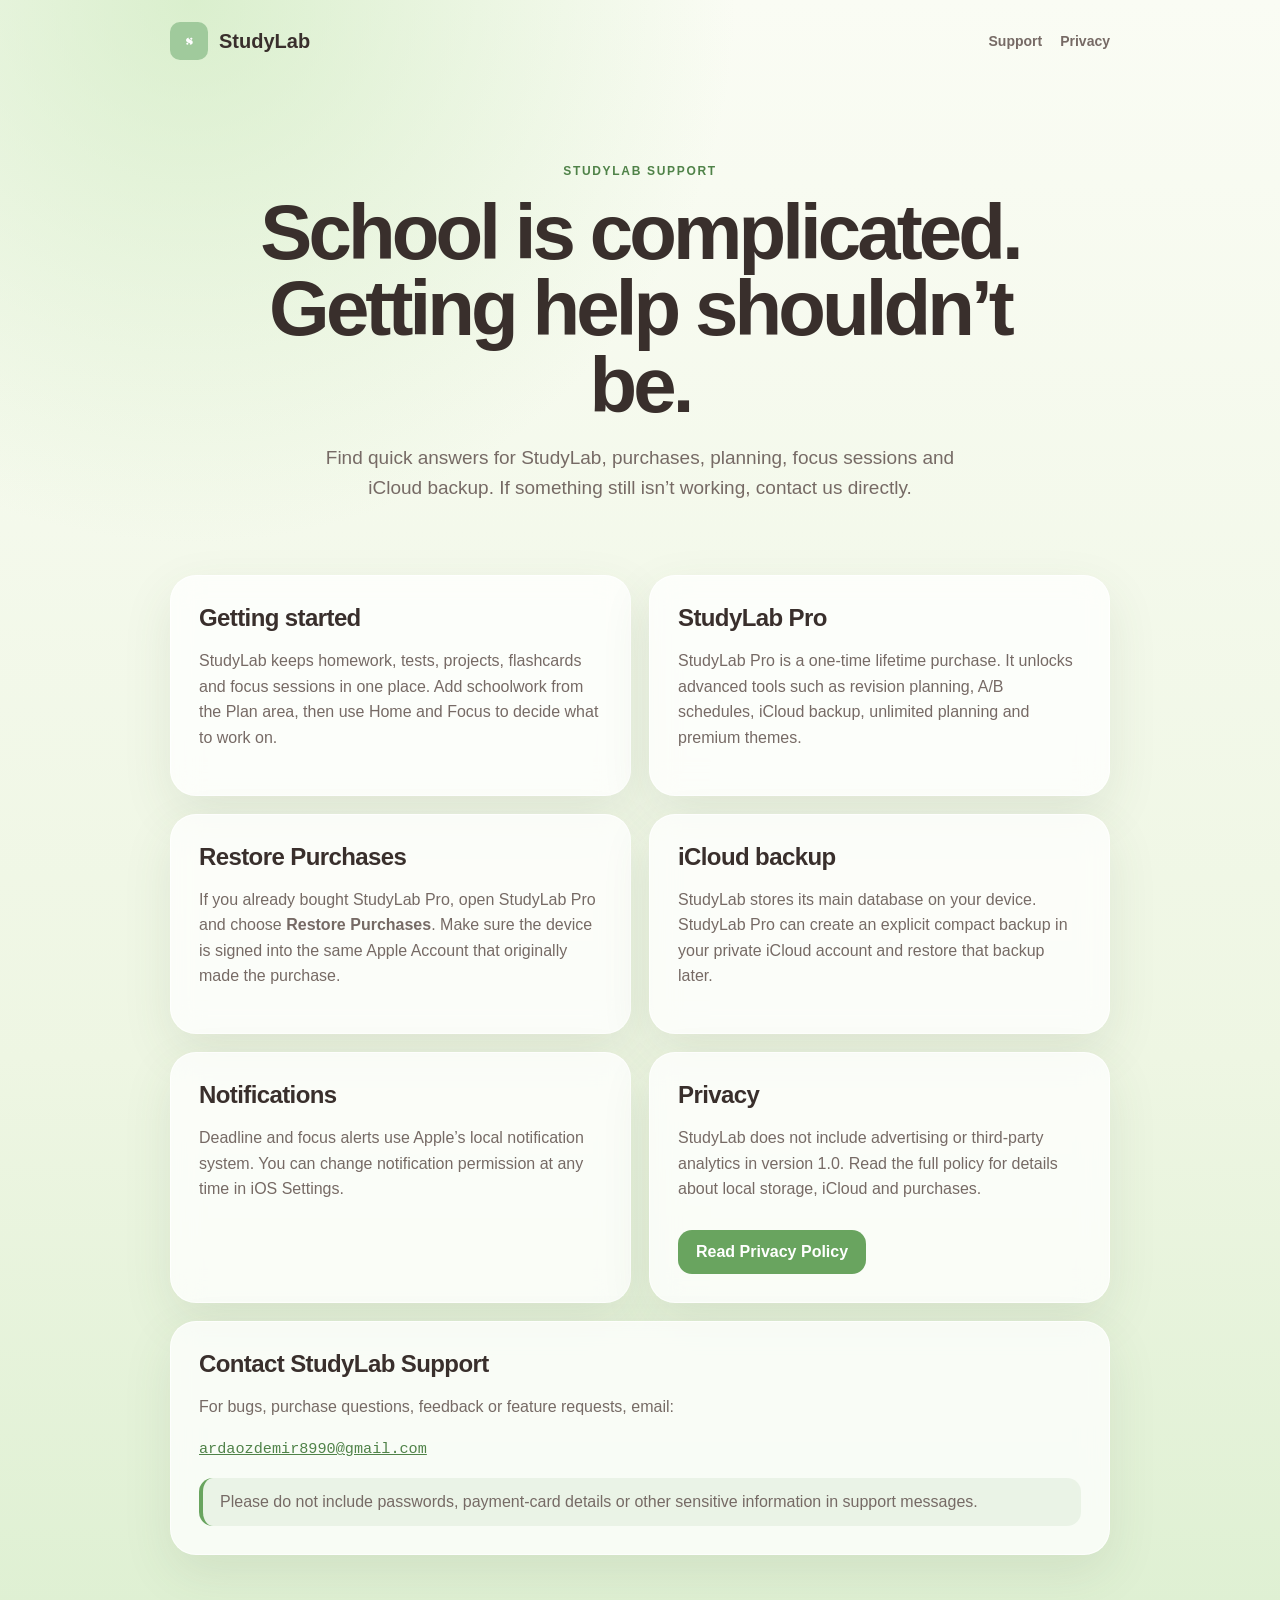
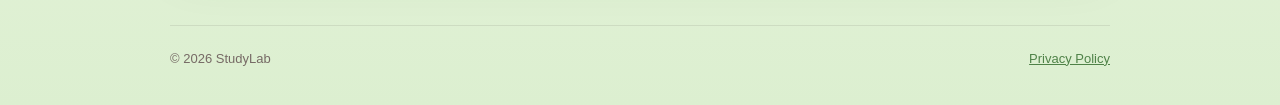
<file: index.html>
<!doctype html>
<html lang="en">
<head>
  <meta charset="utf-8">
  <meta name="viewport" content="width=device-width,initial-scale=1">
  <title>StudyLab Support</title>
  <meta name="description" content="Official support page for StudyLab: Student Planner.">
  <link rel="icon" href="studylab-icon.png">
  <link rel="stylesheet" href="styles.css">
</head>
<body>
  <div class="wrap">
    <nav>
      <a class="brand" href="./"><img src="studylab-icon.png" alt=""><span>StudyLab</span></a>
      <div class="navlinks"><a href="./">Support</a><a href="privacy.html">Privacy</a></div>
    </nav>

    <main>
      <section class="hero">
        <div class="kicker">StudyLab Support</div>
        <h1>School is complicated. Getting help shouldn’t be.</h1>
        <p>Find quick answers for StudyLab, purchases, planning, focus sessions and iCloud backup. If something still isn’t working, contact us directly.</p>
      </section>

      <section class="grid">
        <article class="card">
          <h2>Getting started</h2>
          <p>StudyLab keeps homework, tests, projects, flashcards and focus sessions in one place. Add schoolwork from the Plan area, then use Home and Focus to decide what to work on.</p>
        </article>

        <article class="card">
          <h2>StudyLab Pro</h2>
          <p>StudyLab Pro is a one-time lifetime purchase. It unlocks advanced tools such as revision planning, A/B schedules, iCloud backup, unlimited planning and premium themes.</p>
        </article>

        <article class="card">
          <h2>Restore Purchases</h2>
          <p>If you already bought StudyLab Pro, open StudyLab Pro and choose <strong>Restore Purchases</strong>. Make sure the device is signed into the same Apple Account that originally made the purchase.</p>
        </article>

        <article class="card">
          <h2>iCloud backup</h2>
          <p>StudyLab stores its main database on your device. StudyLab Pro can create an explicit compact backup in your private iCloud account and restore that backup later.</p>
        </article>

        <article class="card">
          <h2>Notifications</h2>
          <p>Deadline and focus alerts use Apple’s local notification system. You can change notification permission at any time in iOS Settings.</p>
        </article>

        <article class="card">
          <h2>Privacy</h2>
          <p>StudyLab does not include advertising or third-party analytics in version 1.0. Read the full policy for details about local storage, iCloud and purchases.</p>
          <a class="button" href="privacy.html">Read Privacy Policy</a>
        </article>

        <article class="card full">
          <h2>Contact StudyLab Support</h2>
          <p>For bugs, purchase questions, feedback or feature requests, email:</p>
          <p><a class="email-placeholder" data-support-email>YOUR_SUPPORT_EMAIL_HERE</a></p>
          <div class="notice">Please do not include passwords, payment-card details or other sensitive information in support messages.</div>
        </article>
      </section>
    </main>

    <footer>
      <span>© 2026 StudyLab</span>
      <span><a href="privacy.html">Privacy Policy</a></span>
    </footer>
  </div>
  <script src="config.js"></script>
  <script src="site.js"></script>
</body>
</html>
</file>
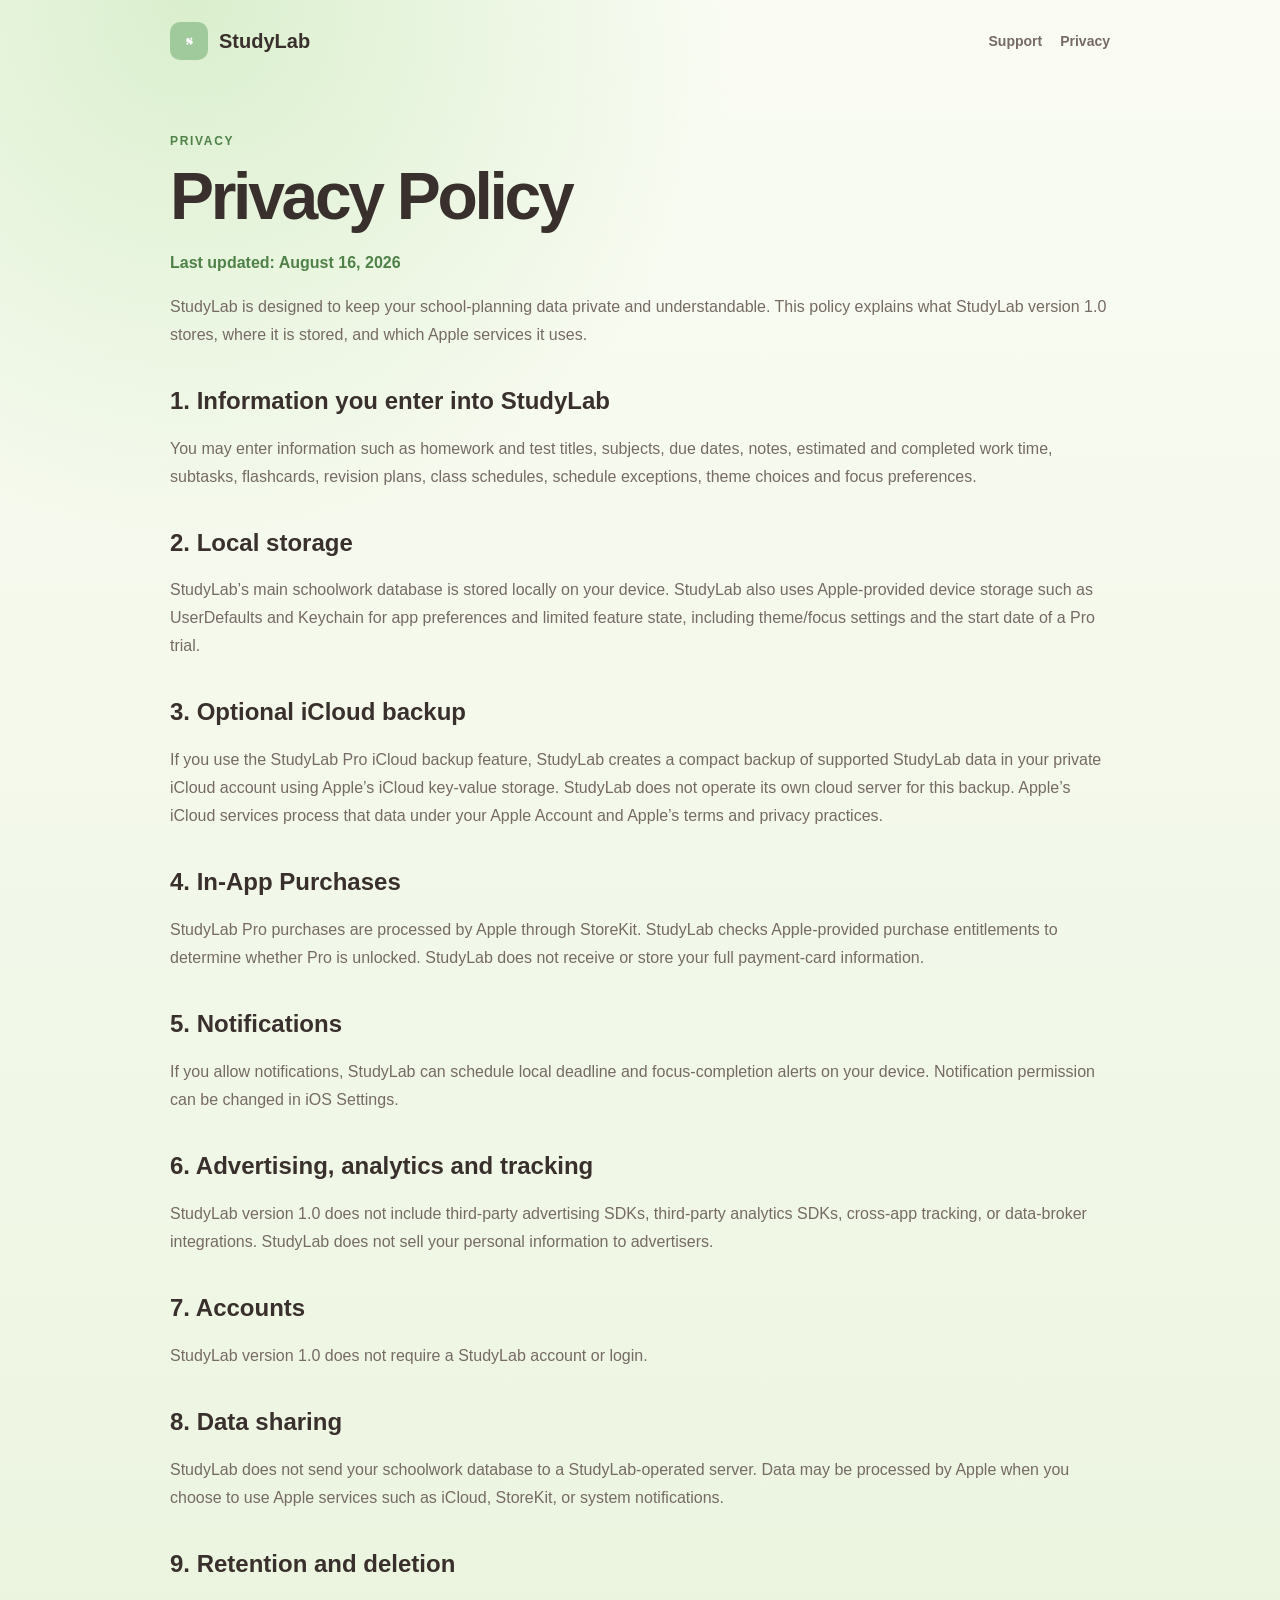
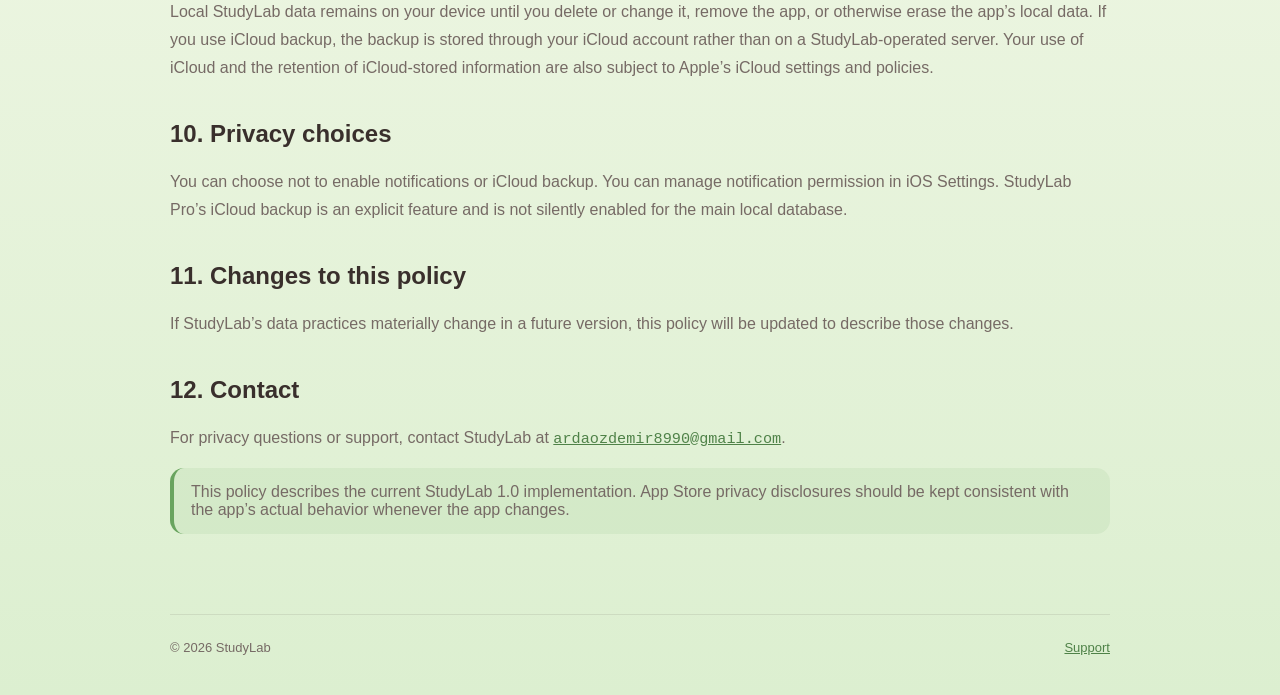
<file: privacy.html>
<!doctype html>
<html lang="en">
<head>
  <meta charset="utf-8">
  <meta name="viewport" content="width=device-width,initial-scale=1">
  <title>StudyLab Privacy Policy</title>
  <meta name="description" content="Privacy Policy for StudyLab: Student Planner.">
  <link rel="icon" href="studylab-icon.png">
  <link rel="stylesheet" href="styles.css">
</head>
<body>
  <div class="wrap">
    <nav>
      <a class="brand" href="./"><img src="studylab-icon.png" alt=""><span>StudyLab</span></a>
      <div class="navlinks"><a href="./">Support</a><a href="privacy.html">Privacy</a></div>
    </nav>

    <main class="policy">
      <div class="kicker">Privacy</div>
      <h1>Privacy Policy</h1>
      <p class="meta">Last updated: August 16, 2026</p>

      <p>StudyLab is designed to keep your school-planning data private and understandable. This policy explains what StudyLab version 1.0 stores, where it is stored, and which Apple services it uses.</p>

      <h2>1. Information you enter into StudyLab</h2>
      <p>You may enter information such as homework and test titles, subjects, due dates, notes, estimated and completed work time, subtasks, flashcards, revision plans, class schedules, schedule exceptions, theme choices and focus preferences.</p>

      <h2>2. Local storage</h2>
      <p>StudyLab’s main schoolwork database is stored locally on your device. StudyLab also uses Apple-provided device storage such as UserDefaults and Keychain for app preferences and limited feature state, including theme/focus settings and the start date of a Pro trial.</p>

      <h2>3. Optional iCloud backup</h2>
      <p>If you use the StudyLab Pro iCloud backup feature, StudyLab creates a compact backup of supported StudyLab data in your private iCloud account using Apple’s iCloud key-value storage. StudyLab does not operate its own cloud server for this backup. Apple’s iCloud services process that data under your Apple Account and Apple’s terms and privacy practices.</p>

      <h2>4. In-App Purchases</h2>
      <p>StudyLab Pro purchases are processed by Apple through StoreKit. StudyLab checks Apple-provided purchase entitlements to determine whether Pro is unlocked. StudyLab does not receive or store your full payment-card information.</p>

      <h2>5. Notifications</h2>
      <p>If you allow notifications, StudyLab can schedule local deadline and focus-completion alerts on your device. Notification permission can be changed in iOS Settings.</p>

      <h2>6. Advertising, analytics and tracking</h2>
      <p>StudyLab version 1.0 does not include third-party advertising SDKs, third-party analytics SDKs, cross-app tracking, or data-broker integrations. StudyLab does not sell your personal information to advertisers.</p>

      <h2>7. Accounts</h2>
      <p>StudyLab version 1.0 does not require a StudyLab account or login.</p>

      <h2>8. Data sharing</h2>
      <p>StudyLab does not send your schoolwork database to a StudyLab-operated server. Data may be processed by Apple when you choose to use Apple services such as iCloud, StoreKit, or system notifications.</p>

      <h2>9. Retention and deletion</h2>
      <p>Local StudyLab data remains on your device until you delete or change it, remove the app, or otherwise erase the app’s local data. If you use iCloud backup, the backup is stored through your iCloud account rather than on a StudyLab-operated server. Your use of iCloud and the retention of iCloud-stored information are also subject to Apple’s iCloud settings and policies.</p>

      <h2>10. Privacy choices</h2>
      <p>You can choose not to enable notifications or iCloud backup. You can manage notification permission in iOS Settings. StudyLab Pro’s iCloud backup is an explicit feature and is not silently enabled for the main local database.</p>

      <h2>11. Changes to this policy</h2>
      <p>If StudyLab’s data practices materially change in a future version, this policy will be updated to describe those changes.</p>

      <h2>12. Contact</h2>
      <p>For privacy questions or support, contact StudyLab at <a class="email-placeholder" data-support-email>YOUR_SUPPORT_EMAIL_HERE</a>.</p>

      <div class="notice">This policy describes the current StudyLab 1.0 implementation. App Store privacy disclosures should be kept consistent with the app’s actual behavior whenever the app changes.</div>
    </main>

    <footer>
      <span>© 2026 StudyLab</span>
      <span><a href="./">Support</a></span>
    </footer>
  </div>
  <script src="config.js"></script>
  <script src="site.js"></script>
</body>
</html>
</file>
<file: styles.css>
:root {
  --bg: #f5f8ec;
  --card: rgba(255,255,255,.76);
  --ink: #392f2c;
  --muted: #766a65;
  --sage: #69a45f;
  --sage-dark: #4f8248;
  --line: rgba(57,47,44,.10);
  --shadow: 0 18px 50px rgba(70, 90, 60, .10);
}
* { box-sizing: border-box; }
html { scroll-behavior: smooth; }
body {
  margin: 0;
  font-family: -apple-system, BlinkMacSystemFont, "Segoe UI", sans-serif;
  color: var(--ink);
  background:
    radial-gradient(circle at 15% 0%, rgba(201,232,185,.65), transparent 34rem),
    linear-gradient(180deg, #fafcf4 0%, #eef6e3 62%, #dcefd0 100%);
  min-height: 100vh;
}
a { color: var(--sage-dark); }
.wrap { width: min(940px, calc(100% - 32px)); margin: 0 auto; }
nav {
  display: flex; align-items: center; justify-content: space-between;
  padding: 22px 0;
}
.brand { display: flex; align-items: center; gap: 11px; font-weight: 750; font-size: 20px; text-decoration: none; color: var(--ink); }
.brand img { width: 38px; height: 38px; border-radius: 10px; }
.navlinks { display: flex; gap: 18px; font-size: 14px; font-weight: 600; }
.navlinks a { color: var(--muted); text-decoration: none; }
.hero { padding: 82px 0 45px; text-align: center; }
.kicker { color: var(--sage-dark); font-weight: 800; letter-spacing: .14em; font-size: 12px; text-transform: uppercase; }
h1 { font-size: clamp(44px, 8vw, 78px); line-height: .98; margin: 16px auto 20px; letter-spacing: -.05em; max-width: 800px; }
.hero p { max-width: 640px; margin: 0 auto; font-size: 19px; line-height: 1.55; color: var(--muted); }
.grid { display: grid; grid-template-columns: repeat(2, minmax(0,1fr)); gap: 18px; padding: 28px 0 70px; }
.card {
  background: var(--card);
  border: 1px solid rgba(255,255,255,.7);
  box-shadow: var(--shadow);
  border-radius: 26px;
  padding: 28px;
  backdrop-filter: blur(14px);
}
.card.full { grid-column: 1 / -1; }
.card h2, .card h3 { margin: 0 0 10px; letter-spacing: -.025em; }
.card p, .card li { color: var(--muted); line-height: 1.6; }
.card ul { padding-left: 20px; margin-bottom: 0; }
.button {
  display: inline-flex; align-items: center; justify-content: center;
  margin-top: 12px; padding: 13px 18px; border-radius: 14px;
  background: var(--sage); color: #fff; text-decoration: none; font-weight: 750;
}
.notice {
  background: rgba(105,164,95,.10);
  border-left: 4px solid var(--sage);
  border-radius: 14px;
  padding: 15px 17px;
  color: var(--muted);
}
.policy { padding: 52px 0 80px; }
.policy h1 { text-align: left; font-size: clamp(42px, 7vw, 66px); margin-left: 0; }
.policy h2 { margin-top: 38px; }
.policy p, .policy li { font-size: 16px; line-height: 1.75; color: var(--muted); }
.policy .meta { color: var(--sage-dark); font-weight: 700; }
footer {
  border-top: 1px solid var(--line);
  padding: 25px 0 40px; color: var(--muted); font-size: 13px;
  display: flex; justify-content: space-between; gap: 18px; flex-wrap: wrap;
}
.email-placeholder {
  font-family: ui-monospace, SFMono-Regular, Menlo, monospace;
  font-size: .95em;
}
@media (max-width: 690px) {
  .grid { grid-template-columns: 1fr; }
  .card.full { grid-column: auto; }
  .hero { padding-top: 52px; }
  .navlinks { gap: 12px; }
}
</file>
